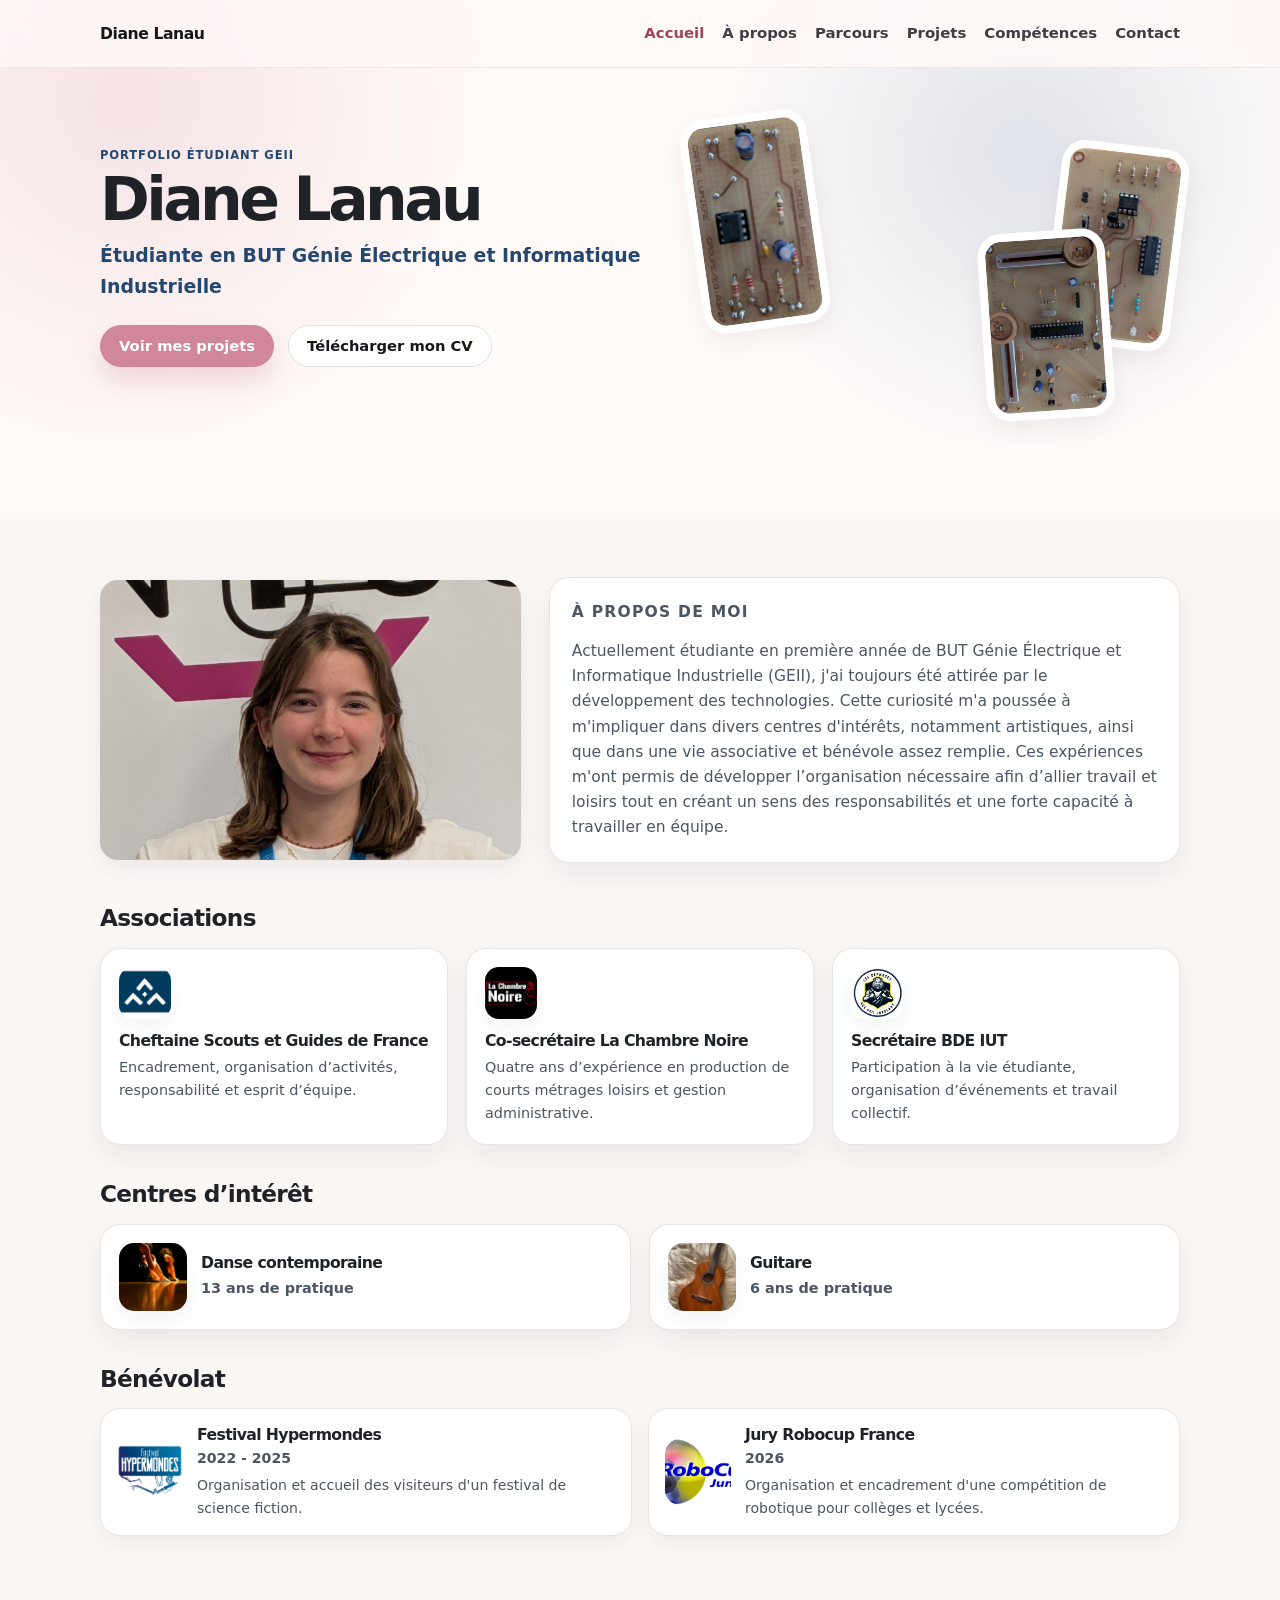
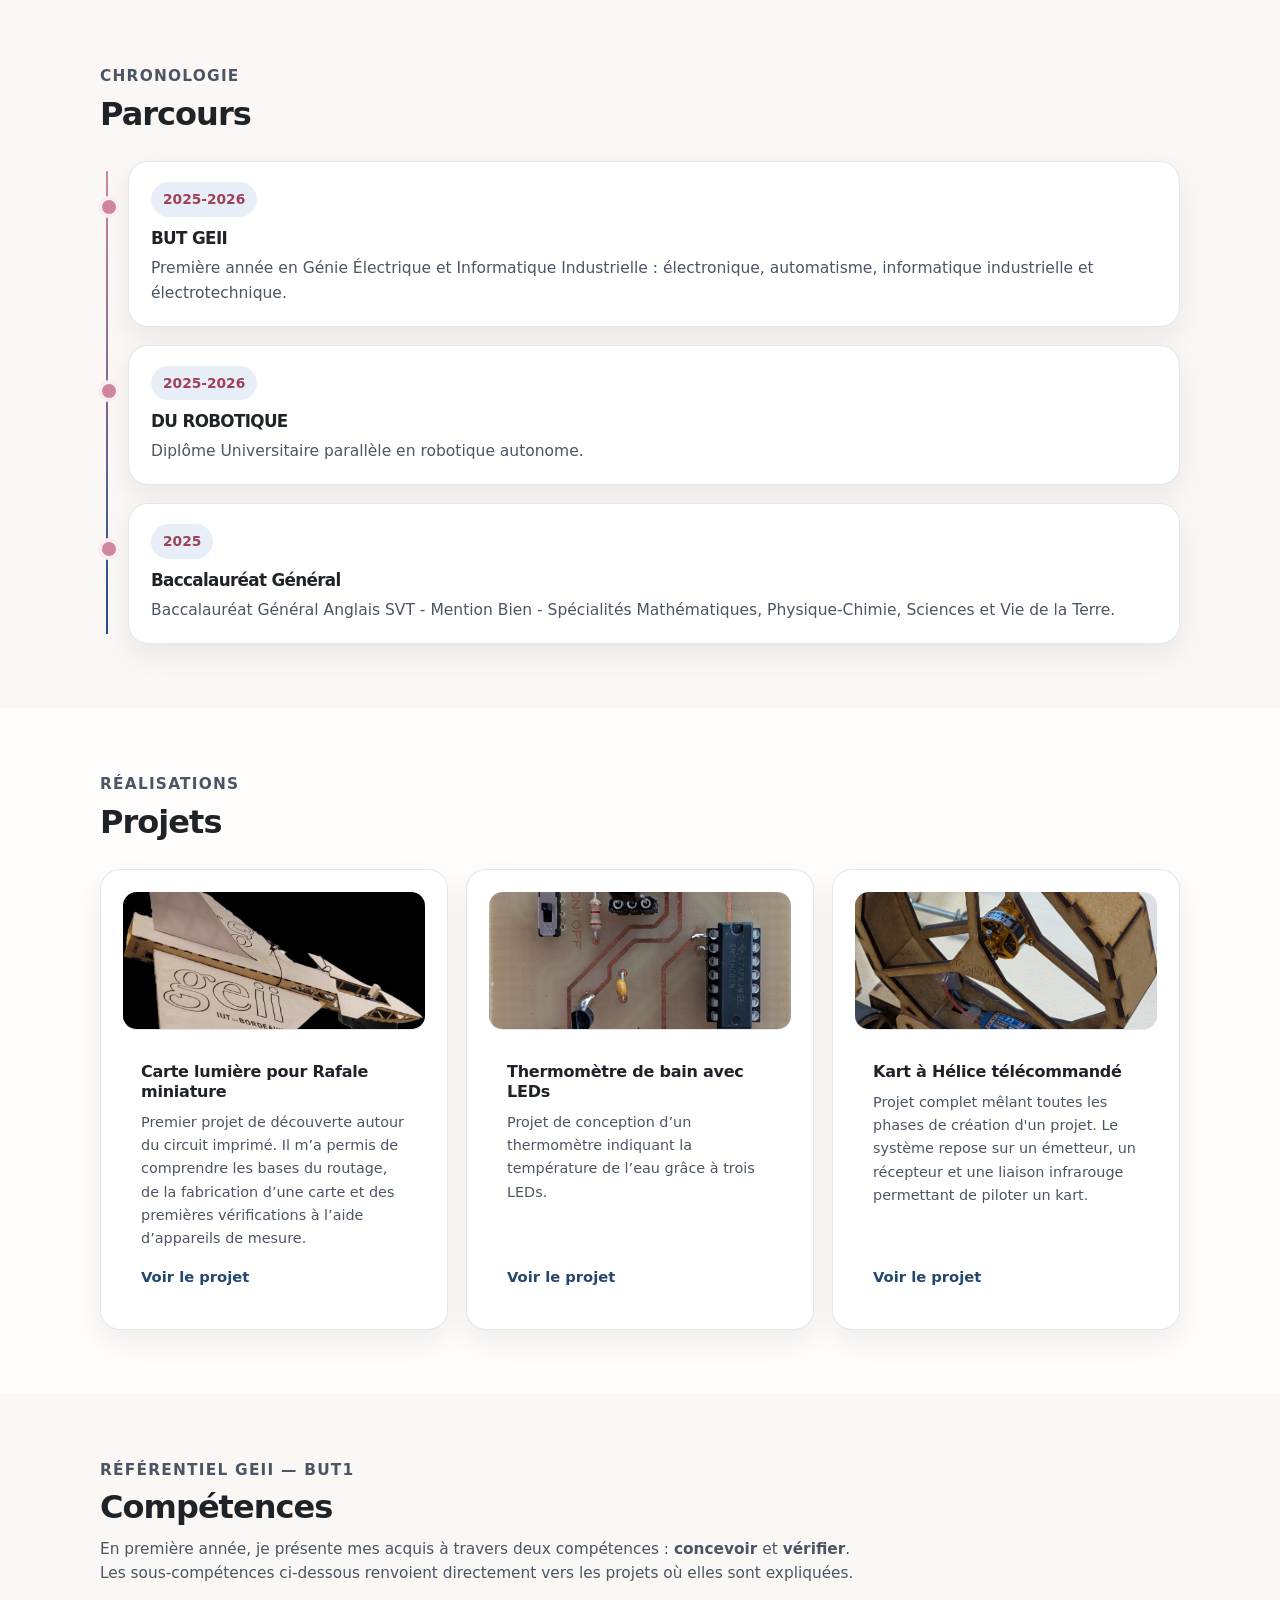
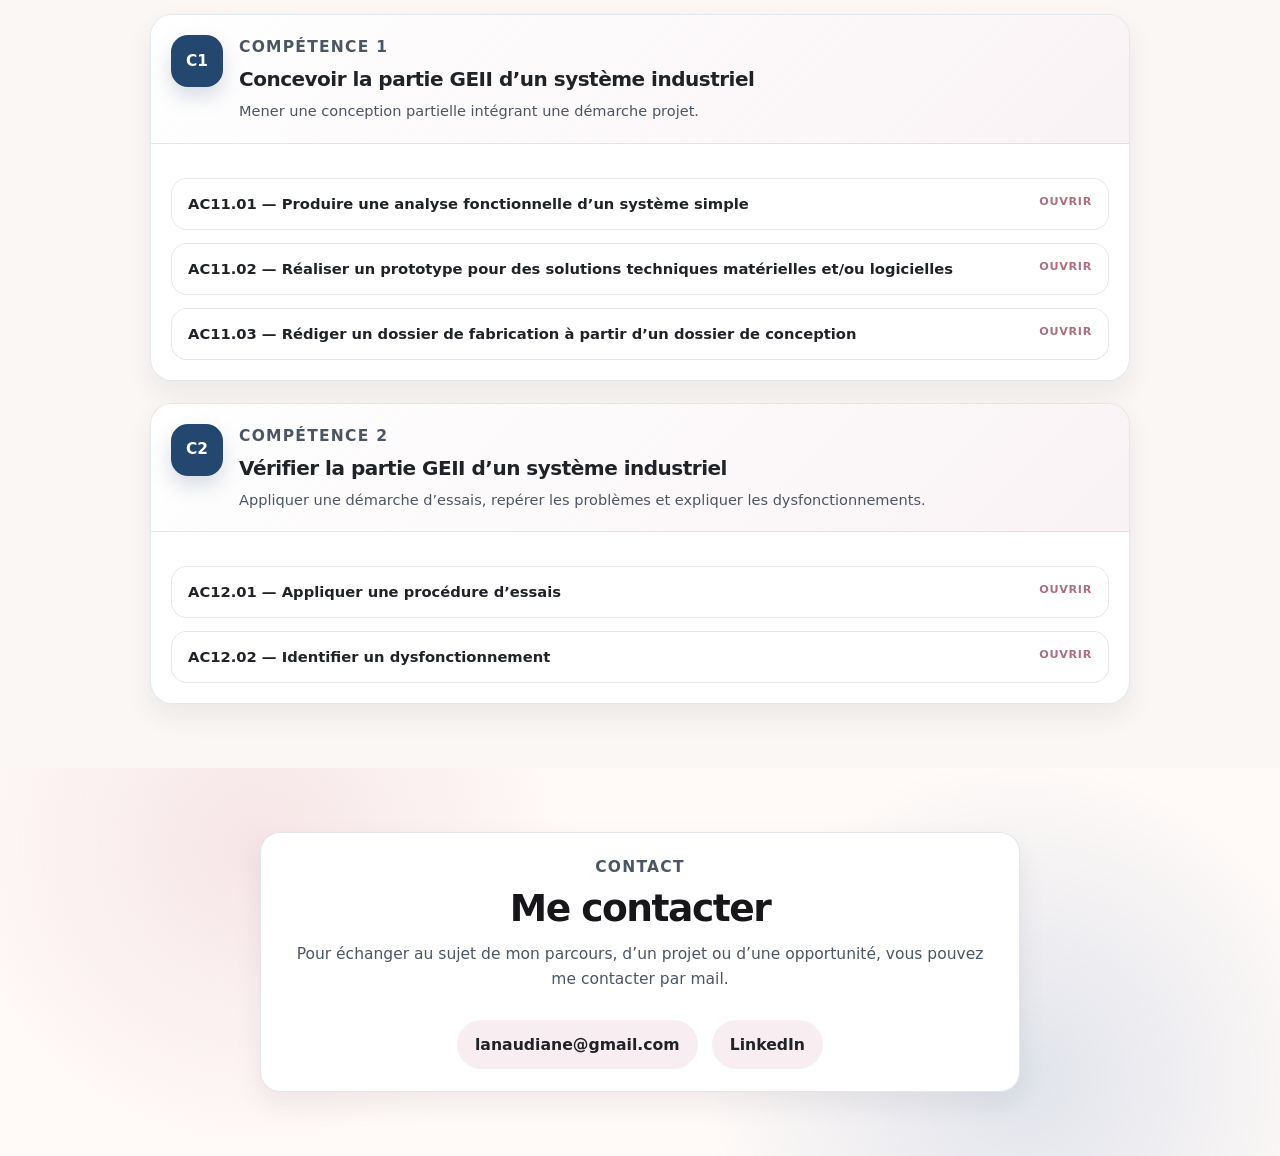
<file: index.html>
﻿<!DOCTYPE html>
<html lang="fr">
<head>
  <meta charset="UTF-8" />
  <meta name="viewport" content="width=device-width, initial-scale=1.0" />
  <meta name="description" content="Portfolio étudiant de Diane Lanau, étudiante en BUT GEII." />
  <title>Diane Lanau | Portfolio GEII</title>
  <link rel="stylesheet" href="style.css" />

  <style>
    :root {
      --fond-page: #fffdfb;
      --fond-doux: #fbf7f5;
      --fond-carte: #ffffff;

      --rose-poudre: #d7a7b3;
      --rose-poudre-clair: #f7eef1;
      --rose-poudre-fonce: #ad6f7f;

      --bleu-geii: #24476f;
      --bleu-geii-clair: #edf3f9;

      --texte-principal: #1f2328;
      --texte-secondaire: #4b5563;
      --texte-discret: #6b7280;

      --bordure: rgba(36, 71, 111, 0.13);
      --ombre: 0 12px 28px rgba(31, 35, 40, 0.07);
      --ombre-legere: 0 8px 20px rgba(31, 35, 40, 0.055);

      --radius-grand: 20px;
      --radius-moyen: 16px;
      --radius-petit: 12px;
    }

    body {
      color: var(--texte-principal);
      background: var(--fond-page);
      line-height: 1.62;
    }

    .section-padding {
      padding-top: 64px;
      padding-bottom: 64px;
    }

    .soft-bg {
      background: var(--fond-doux);
    }

    .card {
      border: 1px solid var(--bordure);
      box-shadow: var(--ombre);
      border-radius: var(--radius-grand);
      background: var(--fond-carte);
    }

    .section-heading {
      max-width: 760px;
      margin-bottom: 28px;
    }

    .section-heading h2 {
      font-size: clamp(1.45rem, 2.6vw, 2rem);
      line-height: 1.16;
      letter-spacing: -0.03em;
      color: var(--texte-principal);
      margin-bottom: 10px;
    }

    .section-heading p {
      color: var(--texte-secondaire);
      font-size: 0.96rem;
    }

    .compact-heading {
      margin-bottom: 16px;
    }

    .compact-heading h2 {
      font-size: clamp(1.12rem, 2vw, 1.45rem);
    }

    .eyebrow {
      color: var(--bleu-geii);
      font-weight: 750;
      letter-spacing: 0.08em;
      text-transform: uppercase;
      font-size: 0.72rem;
    }

    .hero h1 {
      font-size: clamp(2.3rem, 5.5vw, 3.75rem);
      letter-spacing: -0.06em;
      line-height: 0.95;
      color: var(--texte-principal);
    }

    .hero-subtitle {
      font-size: clamp(0.98rem, 2vw, 1.18rem);
      color: var(--bleu-geii);
      font-weight: 650;
    }

    .hero-intro,
    .card p {
      color: var(--texte-secondaire);
    }

    .intro-card h2 {
      font-size: clamp(1.25rem, 2.2vw, 1.65rem);
      line-height: 1.2;
      letter-spacing: -0.03em;
      color: var(--texte-principal);
    }

    .about-main {
      margin-bottom: 42px;
    }

    .about-detail-block {
      margin-top: 36px;
    }

    /* =====================================================
       À PROPOS : images non techniques plus sobres
    ====================================================== */
    .feature-card,
    .interest-card,
    .volunteer-card {
      padding: 18px;
    }

    .feature-card img {
      width: 52px;
      height: 52px;
      object-fit: cover;
      border-radius: 14px;
      margin-bottom: 12px;
      box-shadow: var(--ombre-legere);
    }

    .feature-card h3,
    .interest-card h3,
    .volunteer-card h3 {
      font-size: 0.98rem;
      line-height: 1.25;
      margin-bottom: 5px;
      color: var(--texte-principal);
    }

    .feature-card p,
    .interest-card p,
    .volunteer-card p {
      font-size: 0.9rem;
      margin-bottom: 0;
    }

    .interest-card {
      display: flex;
      align-items: center;
      gap: 14px;
    }

    .interest-card img {
      width: 68px;
      height: 68px;
      object-fit: cover;
      border-radius: 15px;
      flex: 0 0 68px;
      box-shadow: var(--ombre-legere);
    }

    .tag {
      color: var(--rose-poudre-fonce);
      font-weight: 700;
      font-size: 0.82rem;
      margin-bottom: 5px;
    }

    /* =====================================================
       BÉNÉVOLAT COMPACT
    ====================================================== */
    .volunteer-compact-grid {
      display: grid;
      grid-template-columns: repeat(2, minmax(0, 1fr));
      gap: 16px;
    }

    .volunteer-card.compact {
      display: grid;
      grid-template-columns: 66px 1fr;
      align-items: center;
      gap: 14px;
      padding: 16px;
      box-shadow: var(--ombre-legere);
    }

    .volunteer-card.compact img {
      width: 66px;
      height: 66px;
      object-fit: cover;
      border-radius: 15px;
      margin: 0;
    }

    .volunteer-card.compact h3 {
      margin-bottom: 2px;
      font-size: 0.98rem;
    }

    .volunteer-card.compact p {
      margin: 0;
      font-size: 0.88rem;
    }

    .volunteer-card.compact .tag {
      margin-bottom: 4px;
    }

    /* =====================================================
       PARCOURS
    ====================================================== */
    .timeline {
      position: relative;
    }

    .timeline-item {
      overflow: visible;
    }

    .timeline-item h3 {
      font-size: 1.05rem;
      color: var(--texte-principal);
    }

    /* =====================================================
       PROJETS : cartes plus simples, sans tableaux
    ====================================================== */
    .project-card {
      overflow: hidden;
      display: flex;
      flex-direction: column;
      border-radius: var(--radius-grand);
    }

    .project-card img {
      height: 138px;
      width: 100%;
      object-fit: cover;
      border-bottom: 1px solid var(--bordure);
    }

    .project-content {
      padding: 18px;
      display: flex;
      flex-direction: column;
      flex: 1;
    }

    .project-content h3 {
      font-size: 1rem;
      line-height: 1.25;
      letter-spacing: -0.015em;
      margin-bottom: 9px;
      color: var(--texte-principal);
    }

    .project-content p {
      font-size: 0.9rem;
      margin-bottom: 14px;
    }

    .project-description {
      flex: 1;
    }

    .text-link {
      color: var(--bleu-geii);
      font-weight: 750;
      text-decoration: none;
      font-size: 0.92rem;
      margin-top: auto;
    }

    .text-link:hover {
      color: var(--rose-poudre-fonce);
    }

    /* =====================================================
       COMPÉTENCES : plus linéaires, moins en colonnes
    ====================================================== */
    .competency-grid {
      display: grid;
      grid-template-columns: 1fr;
      gap: 22px;
      max-width: 980px;
      margin: 0 auto;
    }

    .competency-card {
      padding: 0;
      overflow: hidden;
      background: var(--fond-carte);
      border-radius: 22px;
      box-shadow: var(--ombre);
    }

    .competency-header {
      display: grid;
      grid-template-columns: 52px 1fr;
      gap: 16px;
      align-items: start;
      padding: 20px;
      border-bottom: 1px solid var(--bordure);
      background:
        linear-gradient(135deg, rgba(255, 255, 255, 1), rgba(247, 238, 241, 0.72));
    }

    .competency-code {
      width: 52px;
      height: 52px;
      display: grid;
      place-items: center;
      border-radius: 17px;
      background: var(--bleu-geii);
      color: white;
      font-weight: 850;
      font-size: 0.96rem;
      box-shadow: 0 10px 20px rgba(36, 71, 111, 0.18);
    }

    .competency-header h3 {
      font-size: clamp(1.02rem, 1.9vw, 1.25rem);
      line-height: 1.2;
      letter-spacing: -0.025em;
      margin: 2px 0 8px;
      color: var(--texte-principal);
    }

    .competency-header p:last-child {
      margin-bottom: 0;
      font-size: 0.91rem;
    }

    .ac-list {
      display: grid;
      gap: 13px;
      padding: 18px 20px 20px;
    }

    .ac-item {
      border: 1px solid var(--bordure);
      border-radius: var(--radius-moyen);
      background: #ffffff;
      overflow: hidden;
    }

    .ac-item summary {
      list-style: none;
      cursor: pointer;
      padding: 15px 92px 15px 16px;
      position: relative;
      color: var(--texte-principal);
      font-weight: 800;
      font-size: 0.92rem;
      line-height: 1.35;
      background: #ffffff;
    }

    .ac-item summary::-webkit-details-marker {
      display: none;
    }

    .ac-item summary::after {
      content: "ouvrir";
      position: absolute;
      right: 16px;
      top: 15px;
      color: var(--rose-poudre-fonce);
      font-size: 0.7rem;
      text-transform: uppercase;
      letter-spacing: 0.06em;
      font-weight: 850;
    }

    .ac-item[open] summary::after {
      content: "fermer";
    }

    .ac-content {
      padding: 0 16px 16px;
      color: var(--texte-secondaire);
    }

    .criteria-list {
      margin: 10px 0 16px;
      padding-left: 18px;
    }

    .criteria-list li {
      margin-bottom: 6px;
      font-size: 0.9rem;
    }

    .project-links {
      margin-top: 14px;
      padding: 14px;
      border-radius: 14px;
      background:
        linear-gradient(135deg, var(--rose-poudre-clair), var(--bleu-geii-clair));
      border: 1px solid var(--bordure);
    }

    .project-links span {
      display: block;
      margin-bottom: 8px;
      color: var(--rose-poudre-fonce);
      font-size: 0.72rem;
      font-weight: 900;
      text-transform: uppercase;
      letter-spacing: 0.08em;
    }

    .project-link-list {
      display: grid;
      gap: 9px;
    }

    .project-links a {
      display: flex;
      justify-content: space-between;
      gap: 12px;
      align-items: center;
      padding: 10px 12px;
      border-radius: 11px;
      background: rgba(255, 255, 255, 0.88);
      border: 1px solid rgba(36, 71, 111, 0.1);
      color: var(--bleu-geii);
      font-weight: 750;
      text-decoration: none;
      font-size: 0.9rem;
    }

    .project-links a::after {
      content: "→";
      color: var(--rose-poudre-fonce);
      font-weight: 900;
    }

    .project-links a:hover {
      color: var(--rose-poudre-fonce);
    }

    @media (max-width: 900px) {
      .volunteer-compact-grid {
        grid-template-columns: 1fr;
      }

      .section-padding {
        padding-top: 54px;
        padding-bottom: 54px;
      }

      .project-card img {
        height: 128px;
      }
    }

    @media (max-width: 560px) {
      .competency-header {
        grid-template-columns: 1fr;
      }

      .competency-code {
        width: fit-content;
        height: auto;
        padding: 8px 12px;
        border-radius: 999px;
      }

      .volunteer-card.compact {
        grid-template-columns: 58px 1fr;
      }

      .volunteer-card.compact img {
        width: 58px;
        height: 58px;
      }
    }
  </style>

  <script defer src="script.js"></script>
</head>

<body>
  <header class="site-header">
    <nav class="navbar container" aria-label="Navigation principale">
      <a class="logo" href="#accueil" aria-label="Retour à l'accueil">Diane Lanau</a>

      <button class="burger" aria-label="Ouvrir le menu" aria-expanded="false">
        <span></span>
        <span></span>
        <span></span>
      </button>

      <ul class="nav-links">
        <li><a href="#accueil">Accueil</a></li>
        <li><a href="#apropos">À propos</a></li>
        <li><a href="#parcours">Parcours</a></li>
        <li><a href="#projets">Projets</a></li>
        <li><a href="#competences">Compétences</a></li>
        <li><a href="#contact">Contact</a></li>
      </ul>
    </nav>
  </header>

  <main>
    <section id="accueil" class="hero section-padding">
      <div class="container hero-grid reveal">
        <div class="hero-text">
          <p class="eyebrow">Portfolio étudiant GEII</p>

          <h1>Diane Lanau</h1>

          <p class="hero-subtitle">
            Étudiante en BUT Génie Électrique et Informatique Industrielle
          </p>

          <div class="hero-actions">
            <a class="btn btn-primary" href="#projets">Voir mes projets</a>

            <a class="btn btn-secondary" href="assets/cv/cv-diane-lanau.pdf" download>
              Télécharger mon CV
            </a>
          </div>
        </div>

        <div class="hero-visual" aria-label="Photos et projets électroniques">
          

          <img
            class="floating-card floating-card-1"
            src="assets/images/photos/hero-project-1.jpg"
            alt="Carte électronique du projet Rafale"
          />

          <img
            class="floating-card floating-card-2"
            src="assets/images/photos/hero-project-2.jpg"
            alt="Carte électronique du thermomètre de bain"
          />

          <img
            class="floating-card floating-card-3"
            src="assets/images/photos/hero-project-3.jpg"
            alt="Carte électronique du kart à hélice"
          />
        </div>
      </div>
    </section>

    <section id="apropos" class="section-padding soft-bg">
      <div class="container reveal">
        <div class="two-columns about-main">
          <div class="image-frame about-portrait">
            <img
              src="assets/images/photos/about.jpg"
              alt="Diane Lanau"
            />
          </div>

          <article class="card intro-card">
            <p class="eyebrow">À propos de moi</p>

            <p>
              Actuellement étudiante en première année de BUT Génie Électrique et Informatique Industrielle (GEII), j'ai toujours été attirée par le développement des technologies. 
              Cette curiosité m'a poussée à m'impliquer dans divers centres d'intérêts, notamment artistiques, ainsi que dans une vie associative et bénévole assez remplie.
              Ces expériences m'ont permis de développer l’organisation nécessaire afin d’allier travail et loisirs tout en créant un sens des responsabilités et une forte capacité à travailler en équipe.
            </p>
          </article>
        </div>

        <div class="about-detail-block">
          <div class="section-heading compact-heading">
            <h2>Associations</h2>
          </div>

          <div class="card-grid three-cols">
            <article class="card feature-card">
              <img
                src="assets/images/photos/association-scouts.jpg"
                alt="Scouts et Guides de France"
              />

              <h3>Cheftaine Scouts et Guides de France</h3>

              <p>
                Encadrement, organisation d’activités, responsabilité et esprit d’équipe.
              </p>
            </article>

            <article class="card feature-card">
              <img
                src="assets/images/photos/association-chambre-noire.jpg"
                alt="La Chambre Noire"
              />

              <h3>Co-secrétaire La Chambre Noire</h3>

              <p>
                Quatre ans d’expérience en production de courts métrages loisirs et gestion administrative.
              </p>
            </article>

            <article class="card feature-card">
              <img
                src="assets/images/photos/association-bde.jpg"
                alt="BDE IUT"
              />

              <h3>Secrétaire BDE IUT</h3>

              <p>
                Participation à la vie étudiante, organisation d’événements
                et travail collectif.
              </p>
            </article>
          </div>
        </div>

        <div class="about-detail-block">
          <div class="section-heading compact-heading">
            <h2>Centres d’intérêt</h2>
          </div>

          <div class="card-grid two-cols">
            <article class="card interest-card">
              <img
                src="assets/images/photos/danse.jpg"
                alt="Danse contemporaine"
              />

              <div>
                <h3>Danse contemporaine</h3>
                <p class="tag">13 ans de pratique</p>
              </div>
            </article>

            <article class="card interest-card">
              <img
                src="assets/images/photos/guitare.jpg"
                alt="Guitare"
              />

              <div>
                <h3>Guitare</h3>
                <p class="tag">6 ans de pratique</p>
              </div>
            </article>
          </div>
        </div>

        <div class="about-detail-block">
          <div class="section-heading compact-heading">
            <h2>Bénévolat</h2>
          </div>

          <div class="volunteer-compact-grid">
            <article class="card volunteer-card compact">
              <img
                src="assets/images/photos/hypermondes.jpg"
                alt="Festival Hypermondes"
              />

              <div>
                <h3>Festival Hypermondes</h3>
                <p class="tag">2022 - 2025</p>
                <p>
                  Organisation et accueil des visiteurs d'un festival de science fiction.
                </p>
              </div>
            </article>

            <article class="card volunteer-card compact">
              <img
                src="assets/images/photos/robocup.jpg"
                alt="Jury Robocup France"
              />

              <div>
                <h3>Jury Robocup France</h3>
                <p class="tag">2026</p>
                <p>
                  Organisation et encadrement d'une compétition de robotique pour collèges et lycées.
                </p>
              </div>
            </article>
          </div>
        </div>
      </div>
    </section>

    <section id="parcours" class="section-padding soft-bg">
      <div class="container reveal">
        <div class="section-heading">
          <p class="eyebrow">Chronologie</p>

          <h2>Parcours</h2>
        </div>

        <div class="timeline">
          <article class="timeline-item card">
            <span class="timeline-date">2025-2026</span>
            <h3>BUT GEII</h3>
            <p>
              Première année en Génie Électrique et Informatique Industrielle :
              électronique, automatisme, informatique industrielle et électrotechnique.
            </p>
          </article>

          <article class="timeline-item card">
            <span class="timeline-date">2025-2026</span>
            <h3>DU ROBOTIQUE</h3>
            <p>
              Diplôme Universitaire parallèle en robotique autonome.
            </p>
          </article>

          <article class="timeline-item card">
            <span class="timeline-date">2025</span>
            <h3>Baccalauréat Général</h3>
            <p>
              Baccalauréat Général Anglais SVT - Mention Bien - Spécialités Mathématiques, Physique-Chimie, Sciences et Vie de la Terre.
            </p>
          </article>
        </div>
      </div>
    </section>

    <section id="projets" class="section-padding">
      <div class="container reveal">
        <div class="section-heading">
          <p class="eyebrow">Réalisations</p>

          <h2>Projets</h2>
        </div>

        <div class="card-grid three-cols">
          <article class="card project-card">
            <img
              src="assets/images/photos/project-rafale-card.jpg"
              alt="Carte lumière Rafale miniature"
            />

            <div class="project-content">
              <h3>Carte lumière pour Rafale miniature</h3>

              <p class="project-description">
                Premier projet de découverte autour du circuit imprimé. Il m’a permis de comprendre
                les bases du routage, de la fabrication d’une carte et des premières vérifications
                à l’aide d’appareils de mesure.
              </p>

              <a class="text-link" href="pages/projet-rafale.html">
                Voir le projet
              </a>
            </div>
          </article>

          <article class="card project-card">
            <img
              src="assets/images/photos/project-thermometre-card.jpg"
              alt="Thermomètre de bain avec LEDs"
            />

            <div class="project-content">
              <h3>Thermomètre de bain avec LEDs</h3>

              <p class="project-description">
                Projet de conception d’un thermomètre indiquant la température
                de l’eau grâce à trois LEDs. 
              </p>

              <a class="text-link" href="pages/projet-thermometre.html">
                Voir le projet
              </a>
            </div>
          </article>

          <article class="card project-card">
            <img
              src="assets/images/photos/project-kart-card.jpg"
              alt="Kart à hélice"
            />

            <div class="project-content">
              <h3>Kart à Hélice télécommandé</h3>

              <p class="project-description">
                Projet complet mêlant toutes les phases de création d'un projet.
                Le système repose sur un émetteur, un récepteur et une liaison infrarouge permettant
                de piloter un kart.
              </p>

              <a class="text-link" href="pages/projet-kah.html">
                Voir le projet
              </a>
            </div>
          </article>
        </div>
      </div>
    </section>

    <section id="competences" class="section-padding soft-bg">
      <div class="container reveal">
        <div class="section-heading">
          <p class="eyebrow">Référentiel GEII — BUT1</p>

          <h2>Compétences</h2>

          <p>
            En première année, je présente mes acquis à travers deux compétences :
            <strong>concevoir</strong> et <strong>vérifier</strong>. Les sous-compétences ci-dessous
            renvoient directement vers les projets où elles sont expliquées.
          </p>
        </div>

        <div class="competency-grid">
          <article class="card competency-card">
            <div class="competency-header">
              <span class="competency-code">C1</span>

              <div>
                <p class="eyebrow">Compétence 1</p>

                <h3>Concevoir la partie GEII d’un système industriel</h3>

                <p>
                  Mener une conception partielle intégrant une démarche projet.
                </p>
              </div>
            </div>

            <div class="ac-list">
              <details class="ac-item">
                <summary>
                  AC11.01 — Produire une analyse fonctionnelle d’un système simple
                </summary>

                <div class="ac-content">
                  <ul class="criteria-list">
                    <li>
                      Comprendre le besoin et les fonctions attendues du système.
                    </li>

                    <li>
                      Identifier les éléments nécessaires sans chercher immédiatement
                      les références définitives.
                    </li>

                    <li>
                      Choisir une architecture générale cohérente avec le cahier des charges.
                    </li>
                  </ul>

                  <div class="project-links">
                    <span>Projets associés</span>

                    <div class="project-link-list">
                      <a href="pages/projet-thermometre.html#tdb-ac1101">
                        Thermomètre de bain — conception préliminaire
                      </a>

                      <a href="pages/projet-kah.html#kah-ac1101">
                        Kart à Hélice — analyse fonctionnelle émetteur/récepteur
                      </a>
                    </div>
                  </div>
                </div>
              </details>

              <details class="ac-item">
                <summary>
                  AC11.02 — Réaliser un prototype pour des solutions techniques matérielles et/ou logicielles
                </summary>

                <div class="ac-content">
                  <ul class="criteria-list">
                    <li>
                      Dimensionner les composants et justifier les choix techniques.
                    </li>

                    <li>
                      Réaliser un schéma électrique servant de référence au routage.
                    </li>

                    <li>
                      Passer de la conception à une carte fabriquée et testable.
                    </li>
                  </ul>

                  <div class="project-links">
                    <span>Projets associés</span>

                    <div class="project-link-list">
                      <a href="pages/projet-rafale.html#rafale-ac1102">
                        Carte lumière pour Rafale — routage et prototype
                      </a>

                      <a href="pages/projet-thermometre.html#tdb-ac1102">
                        Thermomètre de bain — schéma, dimensionnement et prototype
                      </a>

                      <a href="pages/projet-kah.html#kah-ac1102">
                        Kart à Hélice — conception du prototype
                      </a>
                    </div>
                  </div>
                </div>
              </details>

              <details class="ac-item">
                <summary>
                  AC11.03 — Rédiger un dossier de fabrication à partir d’un dossier de conception
                </summary>

                <div class="ac-content">
                  <ul class="criteria-list">
                    <li>
                      Produire des documents techniques professionnels et exploitables.
                    </li>

                    <li>
                      Organiser les informations de conception, fabrication et vérification.
                    </li>

                    <li>
                      Adapter les documents aux attentes du projet et du client.
                    </li>
                  </ul>

                  <div class="project-links">
                    <span>Projets associés</span>

                    <div class="project-link-list">
                      <a href="pages/projet-thermometre.html#tdb-ac1103">
                        Thermomètre de bain — DDC, DDF et DDV
                      </a>

                      <a href="pages/projet-kah.html#kah-ac1103">
                        Kart à Hélice — DDF émetteur et récepteur
                      </a>
                    </div>
                  </div>
                </div>
              </details>
            </div>
          </article>

          <article class="card competency-card">
            <div class="competency-header">
              <span class="competency-code">C2</span>

              <div>
                <p class="eyebrow">Compétence 2</p>

                <h3>Vérifier la partie GEII d’un système industriel</h3>

                <p>
                  Appliquer une démarche d’essais, repérer les problèmes
                  et expliquer les dysfonctionnements.
                </p>
              </div>
            </div>

            <div class="ac-list">
              <details class="ac-item">
                <summary>
                  AC12.01 — Appliquer une procédure d’essais
                </summary>

                <div class="ac-content">
                  <ul class="criteria-list">
                    <li>
                      Vérifier le fonctionnement du système par rapport aux exigences.
                    </li>

                    <li>
                      Utiliser les appareils ou conditions de test adaptés.
                    </li>

                    <li>
                      Comparer les résultats obtenus aux seuils attendus.
                    </li>
                  </ul>

                  <div class="project-links">
                    <span>Projets associés</span>

                    <div class="project-link-list">
                      <a href="pages/projet-rafale.html#rafale-ac1201">
                        Carte lumière pour Rafale — essais de fonctionnement
                      </a>

                      <a href="pages/projet-thermometre.html#tdb-ac1201">
                        Thermomètre de bain — vérification des seuils de température
                      </a>

                      <a href="pages/projet-kah.html#kah-ac1201">
                        Kart à Hélice — procédures d’essais
                      </a>
                    </div>
                  </div>
                </div>
              </details>

              <details class="ac-item">
                <summary>
                  AC12.02 — Identifier un dysfonctionnement
                </summary>

                <div class="ac-content">
                  <ul class="criteria-list">
                    <li>
                      Repérer un comportement non conforme.
                    </li>

                    <li>
                      Identifier si le problème vient du montage, de la mesure,
                      du réglage ou des conditions de test.
                    </li>

                    <li>
                      Proposer une solution cohérente pour poursuivre la vérification.
                    </li>
                  </ul>

                  <div class="project-links">
                    <span>Projets associés</span>

                    <div class="project-link-list">
                      <a href="pages/projet-rafale.html#rafale-ac1202">
                        Carte lumière pour Rafale — difficultés de mesure
                      </a>

                      <a href="pages/projet-thermometre.html#tdb-ac1202">
                        Thermomètre de bain — seuils décalés et étuve non homogène
                      </a>

                      <a href="pages/projet-kah.html#kah-ac1202">
                        Kart à Hélice — identification des non-conformités
                      </a>
                    </div>
                  </div>
                </div>
              </details>
            </div>
          </article>
        </div>
      </div>
    </section>

    <section id="contact" class="section-padding contact-section">
      <div class="container reveal">
        <article class="card contact-card">
          <p class="eyebrow">Contact</p>

          <h2>Me contacter</h2>

          <p>
            Pour échanger au sujet de mon parcours, d’un projet ou d’une opportunité, vous pouvez me contacter par mail.
          </p>

          <div class="contact-links">
            <a href="mailto:lanaudiane@gmail.com">lanaudiane@gmail.com</a>
            <a href="#" aria-label="Lien LinkedIn à ajouter plus tard">LinkedIn</a>
          </div>
        </article>
      </div>
    </section>
  </main>
</body>
</html>
</file>
<file: style.css>
/* =========================================================
   PORTFOLIO DIANE LANAU
   Fichier CSS principal
   Pour modifier les couleurs du site, change les variables ci-dessous.
========================================================= */

:root {
  --bg: #fff8f7;
  --bg-soft: #f9eef1;
  --card: #ffffff;
  --accent: #d89aaa;
  --accent-dark: #b8667a;
  --blue-geii: #245a9b;
  --text: #26252a;
  --muted: #6f6a72;
  --line: rgba(38, 37, 42, 0.10);
  --shadow: 0 18px 45px rgba(74, 48, 63, 0.12);
  --shadow-soft: 0 12px 28px rgba(74, 48, 63, 0.08);
  --radius: 24px;
  --radius-small: 16px;
  --container: 1120px;
  --header-height: 78px;
}

* {
  box-sizing: border-box;
  margin: 0;
  padding: 0;
}

html {
  scroll-behavior: smooth;
  scroll-padding-top: calc(var(--header-height) + 20px);
}

body {
  font-family: Inter, ui-sans-serif, system-ui, -apple-system, BlinkMacSystemFont, "Segoe UI", sans-serif;
  color: var(--text);
  background: var(--bg);
  line-height: 1.65;
  overflow-x: hidden;
}

img {
  display: block;
  width: 100%;
  height: auto;
}

a {
  color: inherit;
  text-decoration: none;
}

p {
  color: var(--muted);
}

.container {
  width: min(100% - 40px, var(--container));
  margin-inline: auto;
}

.section-padding {
  padding: 110px 0;
}

.soft-bg {
  background: linear-gradient(180deg, rgba(249, 238, 241, 0.75), rgba(255, 248, 247, 0.95));
}

.card {
  background: rgba(255, 255, 255, 0.86);
  border: 1px solid rgba(255, 255, 255, 0.70);
  border-radius: var(--radius);
  box-shadow: var(--shadow-soft);
  padding: 28px;
  backdrop-filter: blur(14px);
}

.card:hover {
  transform: translateY(-4px);
  box-shadow: var(--shadow);
}

.card,
.btn,
.text-link,
.gallery-item img,
.back-to-top {
  transition: transform 0.25s ease, box-shadow 0.25s ease, background 0.25s ease, color 0.25s ease;
}

.site-header {
  position: fixed;
  top: 0;
  left: 0;
  width: 100%;
  height: var(--header-height);
  z-index: 1000;
  border-bottom: 1px solid rgba(38, 37, 42, 0.08);
  background: rgba(255, 248, 247, 0.86);
  backdrop-filter: blur(18px);
}

.navbar {
  height: 100%;
  display: flex;
  align-items: center;
  justify-content: space-between;
  gap: 24px;
}

.logo {
  font-weight: 800;
  letter-spacing: -0.03em;
  color: var(--text);
}

.nav-links {
  display: flex;
  align-items: center;
  gap: 18px;
  list-style: none;
  font-size: 0.93rem;
}

.nav-links a {
  color: var(--muted);
  font-weight: 600;
}

.nav-links a:hover,
.nav-links a.active {
  color: var(--accent-dark);
}

.burger {
  display: none;
  width: 44px;
  height: 44px;
  border: 0;
  border-radius: 999px;
  background: var(--card);
  box-shadow: var(--shadow-soft);
  cursor: pointer;
}

.burger span {
  display: block;
  width: 20px;
  height: 2px;
  margin: 5px auto;
  background: var(--text);
  border-radius: 999px;
}

.hero {
  min-height: 100vh;
  display: flex;
  align-items: center;
  padding-top: calc(var(--header-height) + 70px);
  background:
    radial-gradient(circle at 10% 20%, rgba(216, 154, 170, 0.24), transparent 30%),
    radial-gradient(circle at 80% 30%, rgba(36, 90, 155, 0.14), transparent 28%),
    var(--bg);
}

.hero-grid {
  display: grid;
  grid-template-columns: 1fr 0.9fr;
  align-items: center;
  gap: 70px;
}

.eyebrow {
  color: var(--accent-dark);
  text-transform: uppercase;
  letter-spacing: 0.16em;
  font-size: 0.78rem;
  font-weight: 800;
  margin-bottom: 10px;
}

h1,
h2,
h3 {
  line-height: 1.13;
  letter-spacing: -0.04em;
  color: var(--text);
}

h1 {
  font-size: clamp(3.2rem, 8vw, 6.6rem);
  margin-bottom: 16px;
}

h2 {
  font-size: clamp(2rem, 4vw, 3.2rem);
  margin-bottom: 18px;
}

h3 {
  font-size: 1.2rem;
  margin-bottom: 10px;
}

.hero-subtitle {
  font-size: clamp(1.1rem, 2vw, 1.45rem);
  color: var(--blue-geii);
  font-weight: 700;
  margin-bottom: 16px;
}

.hero-intro {
  max-width: 620px;
  font-size: 1.05rem;
}

.hero-actions {
  display: flex;
  flex-wrap: wrap;
  gap: 14px;
  margin-top: 34px;
}

.btn {
  display: inline-flex;
  align-items: center;
  justify-content: center;
  min-height: 48px;
  padding: 0 22px;
  border-radius: 999px;
  font-weight: 800;
  border: 1px solid transparent;
}

.btn:hover {
  transform: translateY(-2px);
}

.btn-primary {
  background: var(--accent);
  color: white;
  box-shadow: 0 14px 24px rgba(216, 154, 170, 0.34);
}

.btn-primary:hover {
  background: var(--accent-dark);
}

.btn-secondary {
  background: rgba(255, 255, 255, 0.75);
  color: var(--text);
  border-color: var(--line);
}

.hero-visual {
  position: relative;
  min-height: 500px;
  display: grid;
  place-items: center;
}

.profile-photo {
  position: relative;
  z-index: 2;
  max-width: 330px;
  border-radius: 50%;
  box-shadow: var(--shadow);
  border: 12px solid rgba(255, 255, 255, 0.80);
}

.floating-card {
  position: absolute;
  width: 150px;
  border-radius: 24px;
  box-shadow: var(--shadow-soft);
  border: 8px solid rgba(255, 255, 255, 0.82);
  background: var(--card);
}

.floating-card-1 {
  left: 0;
  top: 50px;
  transform: rotate(-8deg);
}

.floating-card-2 {
  right: 0;
  top: 80px;
  transform: rotate(7deg);
}

.floating-card-3 {
  right: 70px;
  bottom: 30px;
  transform: rotate(-4deg);
}

.two-columns {
  display: grid;
  grid-template-columns: 0.8fr 1.2fr;
  gap: 42px;
  align-items: center;
}

.image-frame img {
  border-radius: var(--radius);
  box-shadow: var(--shadow-soft);
}

.intro-card p + p {
  margin-top: 14px;
}

.mini-stats {
  display: grid;
  grid-template-columns: repeat(3, 1fr);
  gap: 12px;
  margin-top: 24px;
}

.mini-stats div {
  padding: 16px;
  border-radius: var(--radius-small);
  background: var(--bg-soft);
}

.mini-stats strong,
.mini-stats span {
  display: block;
}

.mini-stats span {
  color: var(--muted);
  font-size: 0.9rem;
}

.section-heading {
  max-width: 720px;
  margin-bottom: 42px;
}

.section-heading.center {
  text-align: center;
  margin-inline: auto;
}

.card-grid {
  display: grid;
  gap: 24px;
}

.three-cols {
  grid-template-columns: repeat(3, 1fr);
}

.two-cols {
  grid-template-columns: repeat(2, 1fr);
}

.feature-card img,
.volunteer-card img,
.project-card img {
  border-radius: 18px;
  margin-bottom: 20px;
  aspect-ratio: 4 / 3;
  object-fit: cover;
}

.interest-card {
  display: grid;
  grid-template-columns: 160px 1fr;
  gap: 24px;
  align-items: center;
}

.interest-card img {
  border-radius: 20px;
  aspect-ratio: 1;
  object-fit: cover;
}

.tag {
  color: var(--blue-geii);
  font-weight: 800;
  margin-bottom: 8px;
}

.timeline {
  position: relative;
  display: grid;
  gap: 24px;
  padding-left: 28px;
}

.timeline::before {
  content: "";
  position: absolute;
  left: 6px;
  top: 10px;
  bottom: 10px;
  width: 2px;
  background: linear-gradient(var(--accent), var(--blue-geii));
}

.timeline-item {
  position: relative;
}

.timeline-item::before {
  content: "";
  position: absolute;
  left: -31px;
  top: 34px;
  width: 14px;
  height: 14px;
  border-radius: 50%;
  background: var(--accent);
  border: 4px solid var(--bg-soft);
}

.timeline-date {
  display: inline-flex;
  padding: 6px 12px;
  margin-bottom: 12px;
  border-radius: 999px;
  background: rgba(36, 90, 155, 0.10);
  color: var(--blue-geii);
  font-size: 0.86rem;
  font-weight: 800;
}

.project-card {
  padding: 0;
  overflow: hidden;
}

.project-card img {
  border-radius: 0;
  margin-bottom: 0;
}

.project-content {
  padding: 24px;
}

.text-link {
  display: inline-flex;
  margin-top: 18px;
  color: var(--accent-dark);
  font-weight: 900;
}

.text-link:hover {
  transform: translateX(3px);
}

.disabled-link {
  color: var(--muted);
  cursor: not-allowed;
}

.muted-card {
  opacity: 0.82;
}

.skills-grid {
  display: grid;
  grid-template-columns: repeat(3, 1fr);
  gap: 24px;
}

.skill-card p {
  min-height: 78px;
}

.progress {
  height: 10px;
  border-radius: 999px;
  background: rgba(216, 154, 170, 0.20);
  overflow: hidden;
  margin-top: 18px;
}

.progress span {
  display: block;
  width: var(--level);
  height: 100%;
  border-radius: inherit;
  background: linear-gradient(90deg, var(--accent), var(--blue-geii));
}

.contact-section {
  background:
    radial-gradient(circle at 20% 20%, rgba(216, 154, 170, 0.22), transparent 30%),
    radial-gradient(circle at 80% 80%, rgba(36, 90, 155, 0.14), transparent 30%),
    var(--bg);
}

.contact-card {
  text-align: center;
  max-width: 720px;
  margin-inline: auto;
}

.contact-links {
  display: flex;
  flex-wrap: wrap;
  justify-content: center;
  gap: 14px;
  margin-top: 28px;
}

.contact-links a {
  padding: 12px 18px;
  border-radius: 999px;
  background: var(--bg-soft);
  font-weight: 800;
}

.contact-links a:hover {
  background: var(--accent);
  color: white;
}

.back-to-top {
  position: fixed;
  right: 24px;
  bottom: 24px;
  width: 46px;
  height: 46px;
  border: 0;
  border-radius: 999px;
  background: var(--accent);
  color: white;
  font-size: 1.2rem;
  font-weight: 900;
  box-shadow: var(--shadow-soft);
  cursor: pointer;
  opacity: 0;
  pointer-events: none;
  transform: translateY(12px);
  z-index: 900;
}

.back-to-top.visible {
  opacity: 1;
  pointer-events: auto;
  transform: translateY(0);
}

/* =========================================================
   PAGE PROJET
========================================================= */

.project-page {
  background: var(--bg);
}

.project-hero {
  padding-top: calc(var(--header-height) + 80px);
  padding-bottom: 60px;
  background:
    radial-gradient(circle at 15% 20%, rgba(216, 154, 170, 0.20), transparent 32%),
    radial-gradient(circle at 80% 10%, rgba(36, 90, 155, 0.15), transparent 28%),
    var(--bg);
}

.project-hero-grid {
  display: grid;
  grid-template-columns: 1.05fr 0.95fr;
  gap: 42px;
  align-items: center;
}

.project-hero h1 {
  font-size: clamp(2.4rem, 6vw, 5rem);
}

.project-cover {
  border-radius: var(--radius);
  box-shadow: var(--shadow);
}

.summary-grid {
  display: grid;
  grid-template-columns: repeat(5, 1fr);
  gap: 16px;
  margin-top: 34px;
}

.summary-card {
  padding: 18px;
  border-radius: 18px;
  background: rgba(255, 255, 255, 0.75);
  box-shadow: var(--shadow-soft);
  font-weight: 800;
  text-align: center;
  color: var(--blue-geii);
}

.case-section {
  padding: 90px 0;
}

.case-section:nth-child(even) {
  background: var(--bg-soft);
}

.case-grid {
  display: grid;
  grid-template-columns: 0.9fr 1.1fr;
  gap: 34px;
  align-items: start;
}

.case-sidebar {
  position: sticky;
  top: calc(var(--header-height) + 30px);
}

.case-sidebar .number {
  display: inline-grid;
  place-items: center;
  width: 46px;
  height: 46px;
  border-radius: 50%;
  background: var(--accent);
  color: white;
  font-weight: 900;
  margin-bottom: 16px;
}

.case-content {
  display: grid;
  gap: 24px;
}

.action-list {
  display: grid;
  gap: 10px;
  list-style: none;
  margin-top: 16px;
}

.action-list li {
  position: relative;
  padding-left: 28px;
  color: var(--muted);
}

.action-list li::before {
  content: "✓";
  position: absolute;
  left: 0;
  color: var(--accent-dark);
  font-weight: 900;
}

.image-suggestions {
  display: grid;
  grid-template-columns: repeat(3, 1fr);
  gap: 14px;
}

.image-suggestion {
  border: 1px dashed rgba(36, 90, 155, 0.32);
  border-radius: 18px;
  padding: 16px;
  background: rgba(255, 255, 255, 0.58);
  color: var(--muted);
  font-size: 0.92rem;
}

.notice-grid {
  display: grid;
  grid-template-columns: repeat(2, 1fr);
  gap: 18px;
}

.notice {
  border-left: 5px solid var(--accent);
}

.notice.solution {
  border-left-color: var(--blue-geii);
}

.retrospective-grid,
.transversal-grid {
  display: grid;
  grid-template-columns: repeat(2, 1fr);
  gap: 24px;
}

.gallery-grid {
  display: grid;
  grid-template-columns: repeat(5, 1fr);
  gap: 16px;
}

.gallery-item {
  border: 0;
  background: transparent;
  cursor: zoom-in;
  text-align: left;
}

.gallery-item img {
  border-radius: 18px;
  aspect-ratio: 1;
  object-fit: cover;
  box-shadow: var(--shadow-soft);
}

.gallery-item:hover img {
  transform: translateY(-4px);
  box-shadow: var(--shadow);
}

.gallery-item span {
  display: block;
  margin-top: 8px;
  color: var(--muted);
  font-size: 0.88rem;
}

.lightbox {
  position: fixed;
  inset: 0;
  z-index: 2000;
  display: none;
  place-items: center;
  padding: 30px;
  background: rgba(19, 18, 22, 0.78);
}

.lightbox.open {
  display: grid;
}

.lightbox-content {
  max-width: 900px;
  width: min(100%, 900px);
  background: white;
  border-radius: 24px;
  padding: 18px;
  box-shadow: var(--shadow);
}

.lightbox-content img {
  border-radius: 18px;
  max-height: 70vh;
  object-fit: contain;
}

.lightbox-caption {
  margin-top: 12px;
  text-align: center;
  font-weight: 800;
  color: var(--text);
}

.lightbox-close {
  position: absolute;
  top: 22px;
  right: 24px;
  width: 44px;
  height: 44px;
  border: 0;
  border-radius: 999px;
  background: white;
  font-size: 1.6rem;
  cursor: pointer;
}

.reveal {
  opacity: 0;
  transform: translateY(24px);
  transition: opacity 0.7s ease, transform 0.7s ease;
}

.reveal.visible {
  opacity: 1;
  transform: translateY(0);
}

@media (max-width: 980px) {
  .nav-links {
    position: fixed;
    inset: var(--header-height) 16px auto 16px;
    display: none;
    flex-direction: column;
    align-items: flex-start;
    padding: 22px;
    border-radius: 22px;
    background: rgba(255, 255, 255, 0.96);
    box-shadow: var(--shadow);
  }

  .nav-links.open {
    display: flex;
  }

  .burger {
    display: block;
  }

  .hero-grid,
  .two-columns,
  .project-hero-grid,
  .case-grid {
    grid-template-columns: 1fr;
  }

  .hero-visual {
    min-height: 430px;
  }

  .three-cols,
  .skills-grid,
  .summary-grid {
    grid-template-columns: repeat(2, 1fr);
  }

  .case-sidebar {
    position: static;
  }

  .gallery-grid {
    grid-template-columns: repeat(3, 1fr);
  }
}

@media (max-width: 720px) {
  :root {
    --header-height: 70px;
  }

  .container {
    width: min(100% - 28px, var(--container));
  }

  .section-padding,
  .case-section {
    padding: 72px 0;
  }

  .hero {
    padding-top: calc(var(--header-height) + 40px);
  }

  .hero-grid {
    gap: 34px;
  }

  .hero-visual {
    min-height: 350px;
  }

  .profile-photo {
    max-width: 230px;
    border-width: 8px;
  }

  .floating-card {
    width: 108px;
    border-width: 5px;
  }

  .floating-card-2 {
    top: 50px;
  }

  .floating-card-3 {
    right: 18px;
  }

  .two-cols,
  .three-cols,
  .skills-grid,
  .summary-grid,
  .retrospective-grid,
  .transversal-grid,
  .notice-grid,
  .image-suggestions {
    grid-template-columns: 1fr;
  }

  .interest-card {
    grid-template-columns: 1fr;
  }

  .mini-stats {
    grid-template-columns: 1fr;
  }

  .card {
    padding: 22px;
  }

  .gallery-grid {
    grid-template-columns: repeat(2, 1fr);
  }
}

@media (prefers-reduced-motion: reduce) {
  html {
    scroll-behavior: auto;
  }

  *,
  *::before,
  *::after {
    transition: none !important;
    animation: none !important;
  }
}


/* =========================================================
   AJUSTEMENTS VERSION COMPÉTENCES GEII BUT1
========================================================= */
.about-main {
  margin-bottom: 72px;
}

.about-detail-block {
  margin-top: 68px;
}

.compact-heading {
  margin-bottom: 26px;
}

.competency-grid {
  display: grid;
  grid-template-columns: repeat(2, 1fr);
  gap: 26px;
  align-items: start;
}

.competency-card {
  display: grid;
  gap: 24px;
}

.competency-header {
  display: grid;
  grid-template-columns: 70px 1fr;
  gap: 18px;
  align-items: start;
}

.competency-code {
  display: inline-grid;
  place-items: center;
  width: 58px;
  height: 58px;
  border-radius: 18px;
  background: linear-gradient(135deg, var(--accent), var(--blue-geii));
  color: white;
  font-weight: 900;
  box-shadow: var(--shadow-soft);
}

.ac-list {
  display: grid;
  gap: 12px;
}

.ac-item {
  border: 1px solid var(--line);
  border-radius: 18px;
  background: rgba(255, 255, 255, 0.58);
  overflow: hidden;
}

.ac-item summary {
  cursor: pointer;
  padding: 16px 18px;
  font-weight: 900;
  color: var(--text);
  list-style: none;
}

.ac-item summary::-webkit-details-marker {
  display: none;
}

.ac-item summary::after {
  content: "+";
  float: right;
  color: var(--accent-dark);
  font-size: 1.2rem;
}

.ac-item[open] summary::after {
  content: "–";
}

.ac-content {
  border-top: 1px solid var(--line);
  padding: 18px;
}

.criteria-list {
  display: grid;
  gap: 9px;
  margin: 0 0 16px 0;
  padding-left: 18px;
  color: var(--muted);
}

.project-links {
  display: flex;
  flex-wrap: wrap;
  align-items: center;
  gap: 10px;
  padding-top: 14px;
  border-top: 1px dashed rgba(36, 90, 155, 0.22);
}

.project-links span {
  color: var(--muted);
  font-weight: 800;
}

.project-links a,
.return-link {
  display: inline-flex;
  align-items: center;
  min-height: 38px;
  padding: 8px 14px;
  border-radius: 999px;
  background: rgba(36, 90, 155, 0.10);
  color: var(--blue-geii);
  font-weight: 900;
}

.project-links a:hover,
.return-link:hover {
  background: var(--blue-geii);
  color: white;
  transform: translateY(-2px);
}

.return-link {
  margin-top: 18px;
}

.anchor-section,
.anchor-card {
  scroll-margin-top: calc(var(--header-height) + 24px);
}

@media (max-width: 980px) {
  .competency-grid {
    grid-template-columns: 1fr;
  }
}

@media (max-width: 720px) {
  .competency-header {
    grid-template-columns: 1fr;
  }

  .competency-code {
    width: 52px;
    height: 52px;
  }
}

/* =========================================================
   VERSION V3 — RENDU PLUS CONDENSÉ ET PLUS LISIBLE
   Objectif : titres moins grands, texte plus sombre, sections moins diluées.
========================================================= */
:root {
  --bg: #fffaf8;
  --bg-soft: #f8eef1;
  --card: #ffffff;
  --accent: #cf8799;
  --accent-dark: #9f4359;
  --blue-geii: #1f4f8c;
  --text: #17171b;
  --muted: #3f3d44;
  --line: rgba(23, 23, 27, 0.13);
  --shadow: 0 14px 34px rgba(74, 48, 63, 0.11);
  --shadow-soft: 0 8px 22px rgba(74, 48, 63, 0.075);
  --radius: 18px;
  --radius-small: 12px;
  --header-height: 68px;
}

body {
  line-height: 1.52;
  font-size: 0.98rem;
  color: var(--text);
}

p, li {
  color: var(--muted);
}

.container {
  width: min(100% - 44px, 1080px);
}

.section-padding {
  padding: 76px 0;
}

.case-section {
  padding: 64px 0;
}

.hero {
  min-height: auto;
  padding-top: calc(var(--header-height) + 68px);
  padding-bottom: 68px;
}

.hero-grid {
  gap: 48px;
}

h1 {
  font-size: clamp(2.45rem, 6vw, 4.6rem);
  margin-bottom: 12px;
}

h2 {
  font-size: clamp(1.55rem, 3vw, 2.35rem);
  margin-bottom: 12px;
}

h3 {
  font-size: 1.06rem;
  margin-bottom: 8px;
}

.hero-subtitle {
  font-size: clamp(1rem, 1.6vw, 1.18rem);
  margin-bottom: 12px;
}

.hero-intro,
.section-heading p,
.card p {
  font-size: 0.97rem;
}

.eyebrow {
  font-size: 0.68rem;
  letter-spacing: 0.13em;
  margin-bottom: 7px;
}

.card {
  padding: 22px;
  border-radius: var(--radius);
}

.card:hover {
  transform: translateY(-2px);
}

.btn {
  min-height: 42px;
  padding: 0 18px;
  font-size: 0.92rem;
}

.hero-actions {
  margin-top: 24px;
}

.hero-visual {
  min-height: 385px;
}

.profile-photo {
  max-width: 280px;
}

.floating-card {
  width: 128px;
}

.section-heading {
  max-width: 760px;
  margin-bottom: 34px;
}

.section-heading.center {
  margin-inline: auto;
}

.card-grid {
  gap: 18px;
}

.two-columns,
.case-grid {
  gap: 28px;
}

.about-main {
  margin-bottom: 44px;
}

.about-detail-block {
  margin-top: 42px;
}

.compact-heading {
  margin-bottom: 18px;
}

.feature-card img,
.volunteer-card img,
.project-card img {
  aspect-ratio: 16 / 10;
  object-fit: cover;
  border-radius: 14px;
  margin-bottom: 14px;
}

.interest-card img {
  aspect-ratio: 4 / 3;
  object-fit: cover;
  border-radius: 14px;
}

.image-frame img,
.project-cover {
  object-fit: cover;
}

.image-frame img {
  aspect-ratio: 4 / 5;
  border-radius: 18px;
}

.about-portrait img {
  aspect-ratio: 3 / 2;
  object-position: 50% 6%;
}

.project-cover {
  aspect-ratio: 16 / 10;
  border-radius: 20px;
}

.timeline {
  gap: 18px;
}

.timeline-item {
  padding: 20px 22px;
}

.timeline-date,
.tag {
  color: var(--accent-dark);
}

.competency-grid {
  gap: 20px;
}

.competency-card {
  gap: 16px;
}

.competency-header {
  grid-template-columns: 56px 1fr;
  gap: 14px;
}

.competency-code {
  width: 48px;
  height: 48px;
  border-radius: 14px;
  font-size: 0.95rem;
}

.ac-list {
  gap: 9px;
}

.ac-item {
  border-radius: 14px;
}

.ac-item summary {
  padding: 13px 15px;
  font-size: 0.91rem;
  line-height: 1.35;
}

.ac-content {
  padding: 14px 16px;
}

.criteria-list {
  gap: 6px;
  font-size: 0.9rem;
  margin-bottom: 12px;
}

.project-links {
  padding-top: 10px;
}

.project-links a,
.return-link {
  min-height: 34px;
  padding: 7px 12px;
  font-size: 0.86rem;
}

.case-sidebar {
  top: calc(var(--header-height) + 18px);
}

.case-sidebar .number {
  font-size: 0.85rem;
}

.action-list {
  gap: 6px;
}

.image-suggestions {
  gap: 12px;
}

.image-suggestion,
.photo-slot {
  min-height: auto;
  padding: 0;
  border-radius: 14px;
  border: 1px solid var(--line);
  background: #fff;
  overflow: hidden;
}

.photo-slot img {
  aspect-ratio: 16 / 10;
  object-fit: cover;
  border-bottom: 1px solid var(--line);
}

.photo-slot figcaption,
.image-suggestion {
  display: block;
  padding: 10px 12px;
  color: var(--muted);
  font-size: 0.9rem;
  font-weight: 800;
}

.notice-grid,
.retrospective-grid,
.transversal-grid {
  gap: 18px;
}

.gallery-grid {
  gap: 14px;
}

.gallery-item {
  border-radius: 16px;
}

.gallery-item img {
  aspect-ratio: 4 / 3;
  object-fit: cover;
}

.gallery-item span {
  padding: 10px 12px;
  font-size: 0.9rem;
}

.summary-grid {
  gap: 12px;
}

.summary-card {
  padding: 14px 16px;
  border-radius: 14px;
  font-size: 0.9rem;
}

.contact-card {
  max-width: 760px;
  margin-inline: auto;
}

@media (max-width: 980px) {
  .section-padding,
  .case-section {
    padding: 60px 0;
  }

  .hero-grid {
    gap: 30px;
  }
}

@media (max-width: 720px) {
  :root {
    --header-height: 64px;
  }

  .container {
    width: min(100% - 28px, 1080px);
  }

  .section-padding,
  .case-section {
    padding: 50px 0;
  }

  .hero {
    padding-top: calc(var(--header-height) + 36px);
    padding-bottom: 48px;
  }

  .hero-visual {
    min-height: 310px;
  }

  .profile-photo {
    max-width: 220px;
  }

  .floating-card {
    width: 92px;
  }

  .card {
    padding: 18px;
  }

  .section-heading {
    margin-bottom: 24px;
  }
}
</file>
